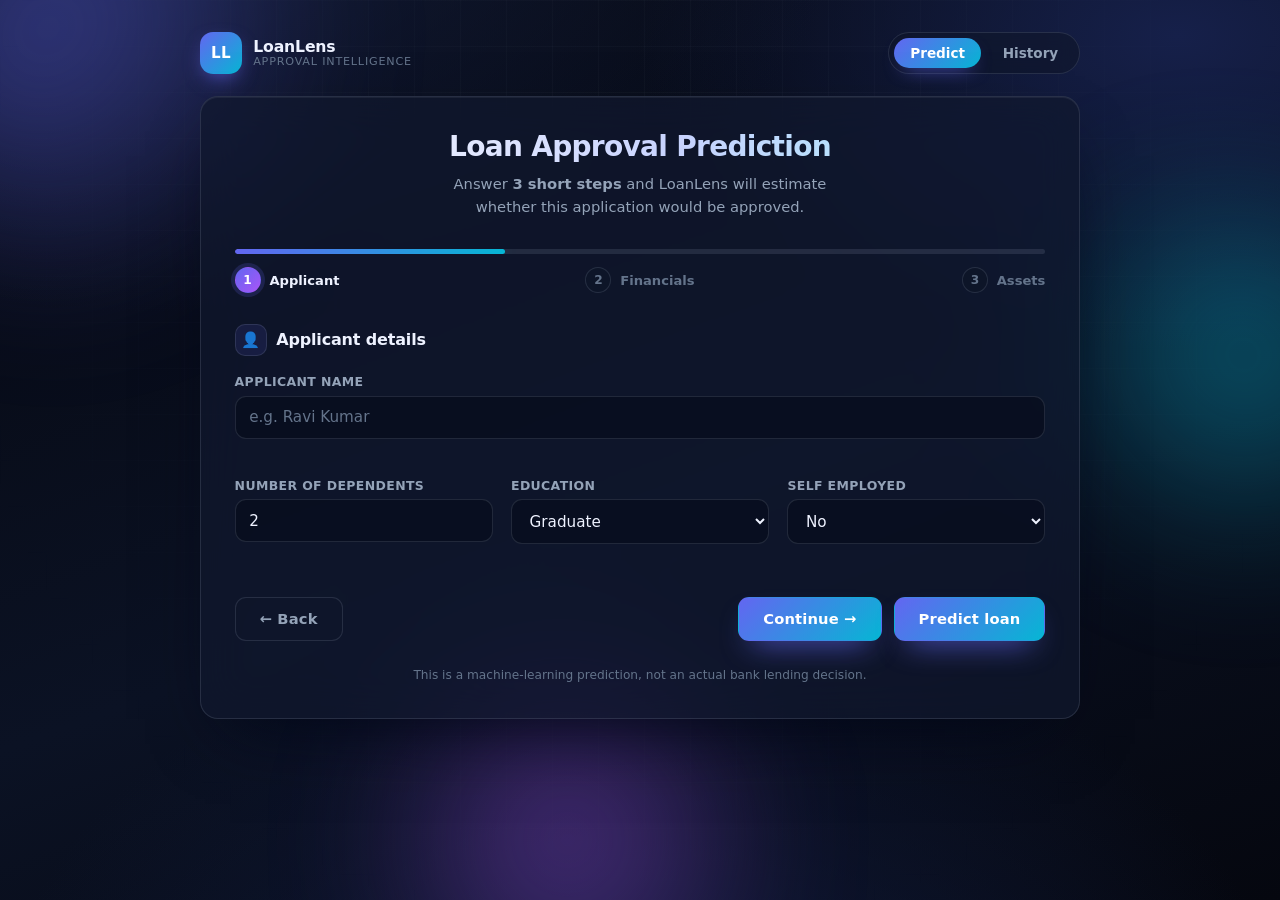
<file: static/index.html>
<!DOCTYPE html>
<html lang="en">
  <head>
    <meta charset="UTF-8" />
    <meta name="viewport" content="width=device-width, initial-scale=1.0" />
    <title>LoanLens &middot; Loan Approval Prediction</title>
    <link rel="stylesheet" href="/static/style.css" />
  </head>
  <body>
    <!-- Animated background -->
    <div class="bg" aria-hidden="true">
      <span class="orb orb--1"></span>
      <span class="orb orb--2"></span>
      <span class="orb orb--3"></span>
      <span class="grid-overlay"></span>
    </div>

    <div class="shell">
      <header class="topbar">
        <a class="brand" href="/">
          <span class="brand__mark">LL</span>
          <span class="brand__text">
            <strong>LoanLens</strong>
            <small>Approval Intelligence</small>
          </span>
        </a>
        <nav class="topbar__nav">
          <a class="navlink is-active" href="/">Predict</a>
          <a class="navlink" href="/history">History</a>
        </nav>
      </header>

      <main class="panel">
        <div class="panel__head">
          <h1>Loan Approval Prediction</h1>
          <p>
            Answer <strong>3 short steps</strong> and LoanLens will estimate
            whether this application would be approved.
          </p>
        </div>

        <!-- Progress -->
        <div class="progress">
          <div class="progress__track">
            <span class="progress__bar" id="progress-bar"></span>
          </div>
          <ol class="progress__steps">
            <li class="step is-active" data-step="1">
              <span class="step__dot">1</span>
              <span class="step__label">Applicant</span>
            </li>
            <li class="step" data-step="2">
              <span class="step__dot">2</span>
              <span class="step__label">Financials</span>
            </li>
            <li class="step" data-step="3">
              <span class="step__dot">3</span>
              <span class="step__label">Assets</span>
            </li>
          </ol>
        </div>

        <form id="loan-form" novalidate>
          <!-- Step 1 -->
          <section class="step-panel is-active" data-panel="1">
            <h2 class="step-panel__title">
              <span class="step-panel__icon">&#128100;</span> Applicant details
            </h2>
            <div class="grid">
              <label class="field field--wide">
                <span class="field__label">Applicant name</span>
                <input type="text" id="applicant_name" maxlength="100"
                       placeholder="e.g. Ravi Kumar" autocomplete="name" required />
                <small class="field__error"></small>
              </label>

              <label class="field">
                <span class="field__label">Number of dependents</span>
                <input type="number" id="No_of_dependents" min="0" max="10"
                       step="1" value="2" required />
                <small class="field__error"></small>
              </label>

              <label class="field">
                <span class="field__label">Education</span>
                <select id="Education" required>
                  <option value="Graduate">Graduate</option>
                  <option value="Not Graduate">Not Graduate</option>
                </select>
                <small class="field__error"></small>
              </label>

              <label class="field">
                <span class="field__label">Self employed</span>
                <select id="Self_employed" required>
                  <option value="No">No</option>
                  <option value="Yes">Yes</option>
                </select>
                <small class="field__error"></small>
              </label>
            </div>
          </section>

          <!-- Step 2 -->
          <section class="step-panel" data-panel="2">
            <h2 class="step-panel__title">
              <span class="step-panel__icon">&#128176;</span> Loan &amp; income
            </h2>
            <div class="grid">
              <label class="field">
                <span class="field__label">Annual income</span>
                <input type="number" id="Income_annum" min="0" step="1000"
                       value="5000000" required />
                <small class="field__error"></small>
              </label>

              <label class="field">
                <span class="field__label">Loan amount</span>
                <input type="number" id="Loan_amount" min="0" step="1000"
                       value="20000000" required />
                <small class="field__error"></small>
              </label>

              <label class="field">
                <span class="field__label">Loan term (years)</span>
                <input type="number" id="Loan_term" min="1" max="40" step="1"
                       value="10" required />
                <small class="field__error"></small>
              </label>

              <label class="field field--wide">
                <span class="field__label">
                  CIBIL score <em class="hint">300 &ndash; 900</em>
                </span>
                <input type="number" id="Cibil_score" min="300" max="900"
                       step="1" value="750" required />
                <input type="range" id="Cibil_score_range" class="range"
                       min="300" max="900" step="1" value="750"
                       aria-label="CIBIL score slider" />
                <small class="field__error"></small>
              </label>
            </div>
          </section>

          <!-- Step 3 -->
          <section class="step-panel" data-panel="3">
            <h2 class="step-panel__title">
              <span class="step-panel__icon">&#127968;</span> Asset values
            </h2>
            <div class="grid">
              <label class="field">
                <span class="field__label">Residential assets</span>
                <input type="number" id="Residential_assets_value" step="1000"
                       value="10000000" required />
                <small class="field__error"></small>
              </label>

              <label class="field">
                <span class="field__label">Commercial assets</span>
                <input type="number" id="Commercial_assets_value" min="0"
                       step="1000" value="5000000" required />
                <small class="field__error"></small>
              </label>

              <label class="field">
                <span class="field__label">Luxury assets</span>
                <input type="number" id="Luxury_assets_value" min="0"
                       step="1000" value="3000000" required />
                <small class="field__error"></small>
              </label>

              <label class="field">
                <span class="field__label">Bank assets</span>
                <input type="number" id="Bank_asset_value" min="0" step="1000"
                       value="5000000" required />
                <small class="field__error"></small>
              </label>
            </div>
          </section>

          <div class="actions">
            <button type="button" class="btn btn--ghost" id="back-btn" hidden>
              &larr; Back
            </button>
            <span class="actions__spacer"></span>
            <button type="button" class="btn btn--primary" id="next-btn">
              Continue &rarr;
            </button>
            <button type="submit" class="btn btn--primary" id="submit-btn" hidden>
              Predict loan
            </button>
          </div>
        </form>

        <section id="result" class="result hidden" aria-live="polite"></section>

        <p class="disclaimer">
          This is a machine-learning prediction, not an actual bank lending decision.
        </p>
      </main>
    </div>

    <script src="/static/config.js"></script>
    <script src="/static/script.js"></script>
  </body>
</html>
</file>
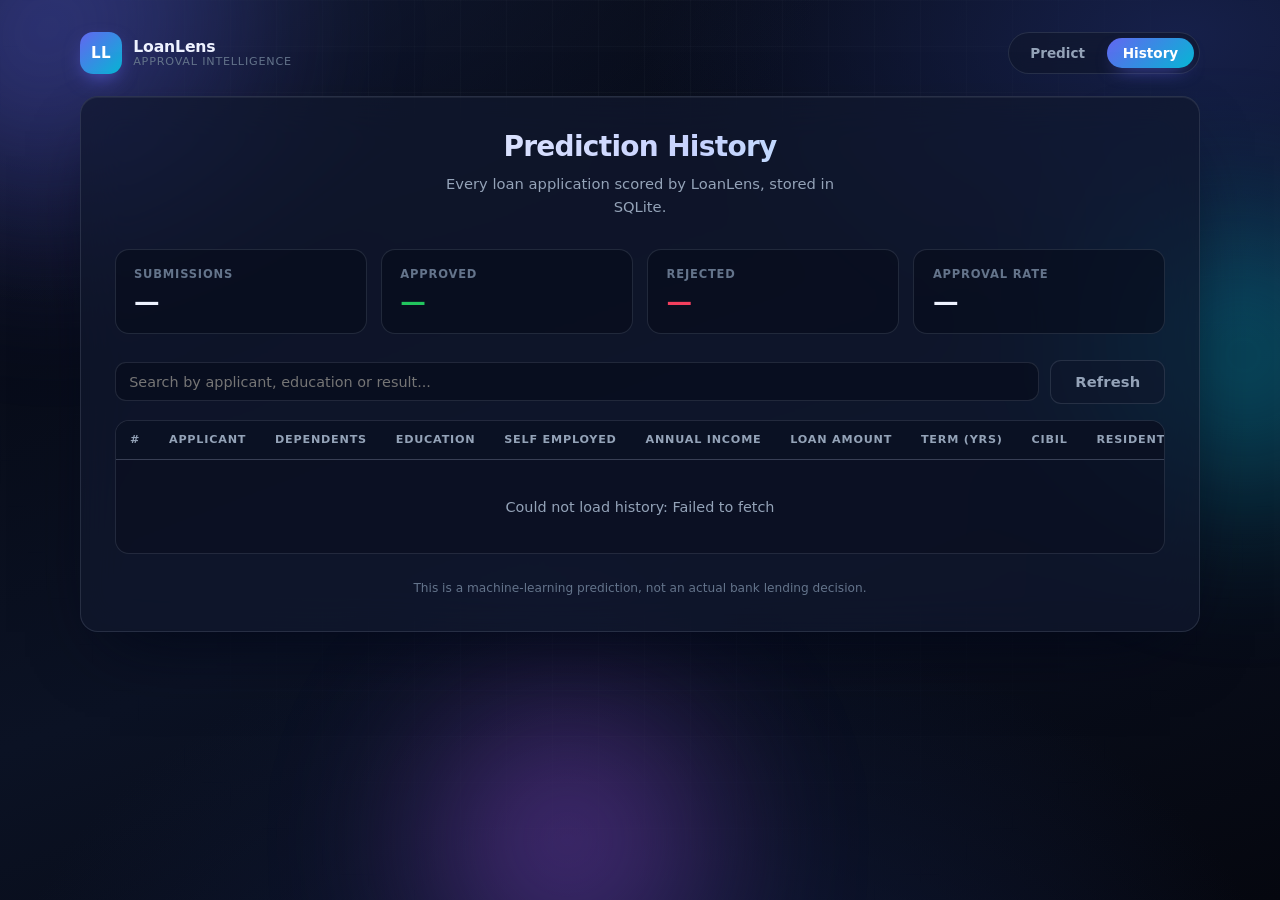
<file: static/history.html>
<!DOCTYPE html>
<html lang="en">
  <head>
    <meta charset="UTF-8" />
    <meta name="viewport" content="width=device-width, initial-scale=1.0" />
    <title>Prediction History &middot; LoanLens</title>
    <link rel="stylesheet" href="/static/style.css" />
  </head>
  <body>
    <div class="bg" aria-hidden="true">
      <span class="orb orb--1"></span>
      <span class="orb orb--2"></span>
      <span class="orb orb--3"></span>
      <span class="grid-overlay"></span>
    </div>

    <div class="shell shell--wide">
      <header class="topbar">
        <a class="brand" href="/">
          <span class="brand__mark">LL</span>
          <span class="brand__text">
            <strong>LoanLens</strong>
            <small>Approval Intelligence</small>
          </span>
        </a>
        <nav class="topbar__nav">
          <a class="navlink" href="/">Predict</a>
          <a class="navlink is-active" href="/history">History</a>
        </nav>
      </header>

      <main class="panel">
        <div class="panel__head">
          <h1>Prediction History</h1>
          <p>Every loan application scored by LoanLens, stored in SQLite.</p>
        </div>

        <div class="stats">
          <div class="stat">
            <div class="stat__label">Submissions</div>
            <div class="stat__value" id="stat-total">&mdash;</div>
          </div>
          <div class="stat stat--ok">
            <div class="stat__label">Approved</div>
            <div class="stat__value" id="stat-approved">&mdash;</div>
          </div>
          <div class="stat stat--bad">
            <div class="stat__label">Rejected</div>
            <div class="stat__value" id="stat-rejected">&mdash;</div>
          </div>
          <div class="stat">
            <div class="stat__label">Approval rate</div>
            <div class="stat__value" id="stat-rate">&mdash;</div>
          </div>
        </div>

        <div class="toolbar">
          <input
            type="search"
            id="search"
            placeholder="Search by applicant, education or result..."
            aria-label="Search submissions"
          />
          <button class="btn btn--ghost" id="refresh-btn" type="button">
            Refresh
          </button>
        </div>

        <div class="table-wrap">
          <table id="history-table">
            <caption class="sr-only">Stored loan approval predictions</caption>
            <thead>
              <tr></tr>
            </thead>
            <tbody></tbody>
          </table>
          <p class="table-state" id="table-state">Loading submissions...</p>
        </div>

        <p class="disclaimer">
          This is a machine-learning prediction, not an actual bank lending decision.
        </p>
      </main>
    </div>

    <script src="/static/config.js"></script>
    <script src="/static/history.js"></script>
  </body>
</html>
</file>
<file: static/style.css>
/* ==========================================================================
   Loan Approval Prediction - premium UI (Phase A)
   ========================================================================== */

*,
*::before,
*::after {
  box-sizing: border-box;
  margin: 0;
  padding: 0;
}

:root {
  --bg-0: #05070f;
  --bg-1: #0b1224;
  --bg-2: #131c38;

  --panel: rgba(17, 24, 45, 0.72);
  --panel-border: rgba(148, 163, 184, 0.18);

  --text: #eef2ff;
  --muted: #94a3b8;
  --faint: #64748b;

  --accent: #6366f1;
  --accent-2: #06b6d4;
  --accent-3: #a855f7;

  --ok: #22c55e;
  --ok-soft: rgba(34, 197, 94, 0.14);
  --bad: #f43f5e;
  --bad-soft: rgba(244, 63, 94, 0.14);

  --radius: 18px;
  --radius-sm: 11px;
  --speed: 0.35s;
}

html,
body {
  min-height: 100%;
}

body {
  position: relative;
  font-family: "Segoe UI", system-ui, -apple-system, "Inter", sans-serif;
  color: var(--text);
  background: var(--bg-0);
  display: flex;
  justify-content: center;
  padding: 2rem 1.1rem 3.5rem;
  overflow-x: hidden;
}

/* ---------- Animated background ---------- */
.bg {
  position: fixed;
  inset: 0;
  z-index: -1;
  overflow: hidden;
  background:
    radial-gradient(1100px 620px at 12% -8%, var(--bg-2), transparent 62%),
    radial-gradient(900px 520px at 92% 4%, #16204a, transparent 60%),
    radial-gradient(1000px 700px at 50% 118%, #101a3a, transparent 65%),
    linear-gradient(160deg, var(--bg-0), var(--bg-1) 55%, var(--bg-0));
  animation: hueShift 22s ease-in-out infinite alternate;
}

@keyframes hueShift {
  from { filter: hue-rotate(0deg) saturate(1); }
  to   { filter: hue-rotate(28deg) saturate(1.15); }
}

.orb {
  position: absolute;
  display: block;
  border-radius: 50%;
  filter: blur(72px);
  opacity: 0.5;
  will-change: transform;
}

.orb--1 {
  width: 460px;
  height: 460px;
  top: -130px;
  left: -110px;
  background: radial-gradient(circle at 30% 30%, var(--accent), transparent 68%);
  animation: float1 19s ease-in-out infinite;
}

.orb--2 {
  width: 380px;
  height: 380px;
  top: 22%;
  right: -120px;
  background: radial-gradient(circle at 60% 40%, var(--accent-2), transparent 68%);
  animation: float2 24s ease-in-out infinite;
}

.orb--3 {
  width: 420px;
  height: 420px;
  bottom: -150px;
  left: 28%;
  background: radial-gradient(circle at 50% 50%, var(--accent-3), transparent 68%);
  animation: float3 27s ease-in-out infinite;
}

@keyframes float1 {
  0%, 100% { transform: translate3d(0, 0, 0) scale(1); }
  50%      { transform: translate3d(90px, 70px, 0) scale(1.12); }
}

@keyframes float2 {
  0%, 100% { transform: translate3d(0, 0, 0) scale(1); }
  50%      { transform: translate3d(-110px, 60px, 0) scale(1.08); }
}

@keyframes float3 {
  0%, 100% { transform: translate3d(0, 0, 0) scale(1); }
  50%      { transform: translate3d(70px, -80px, 0) scale(1.15); }
}

.grid-overlay {
  position: absolute;
  inset: 0;
  background-image:
    linear-gradient(rgba(148, 163, 184, 0.055) 1px, transparent 1px),
    linear-gradient(90deg, rgba(148, 163, 184, 0.055) 1px, transparent 1px);
  background-size: 46px 46px;
  -webkit-mask-image: radial-gradient(circle at 50% 30%, #000 0%, transparent 78%);
  mask-image: radial-gradient(circle at 50% 30%, #000 0%, transparent 78%);
}

/* ---------- Layout shell ---------- */
.shell {
  width: 100%;
  max-width: 880px;
}

/* ---------- Top bar ---------- */
.topbar {
  display: flex;
  align-items: center;
  justify-content: space-between;
  gap: 1rem;
  margin-bottom: 1.35rem;
}

.brand {
  display: inline-flex;
  align-items: center;
  gap: 0.7rem;
  color: var(--text);
  text-decoration: none;
}

.brand__mark {
  display: grid;
  place-items: center;
  width: 42px;
  height: 42px;
  border-radius: 13px;
  font-size: 0.95rem;
  font-weight: 800;
  letter-spacing: 0.02em;
  color: #fff;
  background: linear-gradient(135deg, var(--accent), var(--accent-2));
  box-shadow: 0 8px 22px -8px var(--accent);
}

.brand__text {
  display: flex;
  flex-direction: column;
  line-height: 1.15;
}

.brand__text strong {
  font-size: 0.98rem;
  letter-spacing: -0.01em;
}

.brand__text small {
  font-size: 0.7rem;
  color: var(--faint);
  letter-spacing: 0.07em;
  text-transform: uppercase;
}

.topbar__nav {
  display: flex;
  gap: 0.35rem;
  padding: 0.3rem;
  border: 1px solid var(--panel-border);
  border-radius: 999px;
  background: rgba(15, 23, 42, 0.6);
  backdrop-filter: blur(10px);
}

.navlink {
  padding: 0.42rem 1rem;
  border-radius: 999px;
  font-size: 0.85rem;
  font-weight: 600;
  color: var(--muted);
  text-decoration: none;
  transition: color var(--speed), background var(--speed);
}

.navlink:hover {
  color: var(--text);
  background: rgba(148, 163, 184, 0.12);
}

.navlink.is-active {
  color: #fff;
  background: linear-gradient(135deg, var(--accent), var(--accent-2));
  box-shadow: 0 8px 20px -10px var(--accent);
}

/* ---------- Panel ---------- */
.panel {
  position: relative;
  padding: 2.1rem;
  border: 1px solid var(--panel-border);
  border-radius: var(--radius);
  background: var(--panel);
  backdrop-filter: blur(22px) saturate(1.25);
  box-shadow:
    0 30px 70px -30px rgba(2, 6, 23, 0.95),
    inset 0 1px 0 rgba(255, 255, 255, 0.06);
}

.panel__head {
  margin-bottom: 1.9rem;
  text-align: center;
}

.panel__head h1 {
  font-size: 1.75rem;
  letter-spacing: -0.025em;
  background: linear-gradient(100deg, #fff, #c7d2fe 55%, #a5f3fc);
  -webkit-background-clip: text;
  background-clip: text;
  color: transparent;
}

.panel__head p {
  max-width: 46ch;
  margin: 0.6rem auto 0;
  font-size: 0.92rem;
  line-height: 1.55;
  color: var(--muted);
}

/* ---------- Progress ---------- */
.progress {
  margin-bottom: 1.9rem;
}

.progress__track {
  height: 5px;
  border-radius: 999px;
  background: rgba(148, 163, 184, 0.16);
  overflow: hidden;
}

.progress__bar {
  display: block;
  width: 33.333%;
  height: 100%;
  border-radius: inherit;
  background: linear-gradient(90deg, var(--accent), var(--accent-2));
  box-shadow: 0 0 16px -2px var(--accent-2);
  transition: width 0.5s cubic-bezier(0.22, 1, 0.36, 1);
}

.progress__steps {
  display: grid;
  grid-template-columns: repeat(3, 1fr);
  margin-top: 0.85rem;
  list-style: none;
}

.step {
  display: flex;
  align-items: center;
  gap: 0.55rem;
  font-size: 0.82rem;
  font-weight: 600;
  color: var(--faint);
  transition: color var(--speed);
}

.step:nth-child(2) { justify-content: center; }
.step:nth-child(3) { justify-content: flex-end; }

.step__dot {
  display: grid;
  place-items: center;
  width: 26px;
  height: 26px;
  border: 1px solid var(--panel-border);
  border-radius: 50%;
  font-size: 0.76rem;
  background: rgba(15, 23, 42, 0.85);
  transition: all var(--speed);
}

.step.is-done {
  color: var(--muted);
}

.step.is-done .step__dot {
  color: #04121f;
  border-color: transparent;
  background: linear-gradient(135deg, var(--accent-2), var(--accent));
}

.step.is-active {
  color: var(--text);
}

.step.is-active .step__dot {
  color: #fff;
  border-color: transparent;
  background: linear-gradient(135deg, var(--accent), var(--accent-3));
  box-shadow: 0 0 0 4px rgba(99, 102, 241, 0.18);
}


/* ---------- Step panels ---------- */
.step-panel {
  display: none;
  animation: panelIn 0.45s cubic-bezier(0.22, 1, 0.36, 1);
}

.step-panel.is-active {
  display: block;
}

@keyframes panelIn {
  from {
    opacity: 0;
    transform: translateY(12px) scale(0.99);
  }
  to {
    opacity: 1;
    transform: translateY(0) scale(1);
  }
}

.step-panel__title {
  display: flex;
  align-items: center;
  gap: 0.6rem;
  margin-bottom: 1.15rem;
  font-size: 1rem;
  font-weight: 700;
  letter-spacing: -0.01em;
}

.step-panel__icon {
  display: grid;
  place-items: center;
  width: 32px;
  height: 32px;
  border: 1px solid var(--panel-border);
  border-radius: 10px;
  font-size: 0.95rem;
  background: rgba(99, 102, 241, 0.12);
}

/* ---------- Form grid ---------- */
.grid {
  display: grid;
  grid-template-columns: repeat(auto-fit, minmax(220px, 1fr));
  gap: 1.05rem 1.15rem;
}

.field {
  display: flex;
  flex-direction: column;
  gap: 0.42rem;
}

.field--wide {
  grid-column: 1 / -1;
}

.field__label {
  display: flex;
  align-items: center;
  gap: 0.4rem;
  font-size: 0.78rem;
  font-weight: 700;
  letter-spacing: 0.03em;
  text-transform: uppercase;
  color: var(--muted);
}

.hint {
  font-size: 0.68rem;
  font-style: normal;
  font-weight: 600;
  letter-spacing: 0.04em;
  color: var(--faint);
}

.field input,
.field select {
  width: 100%;
  padding: 0.72rem 0.85rem;
  font-family: inherit;
  font-size: 0.95rem;
  font-weight: 500;
  color: var(--text);
  border: 1px solid var(--panel-border);
  border-radius: var(--radius-sm);
  background: rgba(8, 13, 28, 0.72);
  outline: none;
  transition: border-color var(--speed), box-shadow var(--speed), background var(--speed);
}

.field input::placeholder {
  color: var(--faint);
}

.field input:hover,
.field select:hover {
  border-color: rgba(148, 163, 184, 0.34);
}

.field input:focus,
.field select:focus {
  border-color: var(--accent);
  background: rgba(8, 13, 28, 0.95);
  box-shadow: 0 0 0 4px rgba(99, 102, 241, 0.16);
}

.field select option {
  color: #0b1224;
}

/* Invalid state */
.field--invalid input,
.field--invalid select {
  border-color: var(--bad);
  box-shadow: 0 0 0 4px rgba(244, 63, 94, 0.14);
}

.field__error {
  min-height: 0.95rem;
  font-size: 0.74rem;
  font-weight: 600;
  color: var(--bad);
}

/* ---------- Range slider (CIBIL) ---------- */
.range {
  width: 100%;
  height: 5px;
  margin-top: 0.35rem;
  border-radius: 999px;
  appearance: none;
  -webkit-appearance: none;
  background: linear-gradient(90deg, var(--accent), var(--accent-2));
  outline: none;
  cursor: pointer;
}

.range::-webkit-slider-thumb {
  width: 17px;
  height: 17px;
  border: 2px solid #fff;
  border-radius: 50%;
  appearance: none;
  -webkit-appearance: none;
  background: var(--accent-2);
  box-shadow: 0 3px 12px -2px var(--accent-2);
  transition: transform 0.15s ease;
}

.range::-webkit-slider-thumb:hover {
  transform: scale(1.15);
}

.range::-moz-range-thumb {
  width: 15px;
  height: 15px;
  border: 2px solid #fff;
  border-radius: 50%;
  background: var(--accent-2);
}


/* ---------- Actions / buttons ---------- */
.actions {
  display: flex;
  align-items: center;
  gap: 0.75rem;
  margin-top: 1.9rem;
}

.actions__spacer {
  flex: 1;
}

.btn {
  display: inline-flex;
  align-items: center;
  justify-content: center;
  gap: 0.45rem;
  padding: 0.78rem 1.5rem;
  font-family: inherit;
  font-size: 0.92rem;
  font-weight: 700;
  letter-spacing: 0.01em;
  border: 1px solid transparent;
  border-radius: var(--radius-sm);
  cursor: pointer;
  transition: transform 0.14s ease, box-shadow var(--speed),
    background var(--speed), color var(--speed);
}

.btn--primary {
  color: #fff;
  background: linear-gradient(135deg, var(--accent), var(--accent-2));
  box-shadow: 0 14px 30px -14px var(--accent);
}

.btn--primary:hover:not(:disabled) {
  transform: translateY(-2px);
  box-shadow: 0 20px 38px -14px var(--accent);
}

.btn--ghost {
  color: var(--muted);
  border-color: var(--panel-border);
  background: rgba(15, 23, 42, 0.55);
}

.btn--ghost:hover {
  color: var(--text);
  border-color: rgba(148, 163, 184, 0.4);
}

.btn:active:not(:disabled) {
  transform: translateY(0);
}

.btn:disabled {
  cursor: progress;
  opacity: 0.72;
  box-shadow: none;
}

/* ---------- Result ---------- */
.result {
  margin-top: 1.75rem;
  padding: 1.5rem;
  border: 1px solid transparent;
  border-radius: 15px;
  text-align: center;
  animation: resultIn 0.55s cubic-bezier(0.22, 1, 0.36, 1);
}

@keyframes resultIn {
  0%   { opacity: 0; transform: translateY(16px) scale(0.96); }
  60%  { transform: translateY(-3px) scale(1.01); }
  100% { opacity: 1; transform: translateY(0) scale(1); }
}

.result__badge {
  display: inline-grid;
  place-items: center;
  width: 54px;
  height: 54px;
  margin-bottom: 0.75rem;
  border-radius: 50%;
  font-size: 1.5rem;
  color: #fff;
}

.result h2 {
  font-size: 1.55rem;
  letter-spacing: -0.02em;
}

.result p {
  margin-top: 0.4rem;
  font-size: 0.9rem;
  color: var(--muted);
}

.result__meter {
  max-width: 320px;
  height: 8px;
  margin: 1.1rem auto 0.55rem;
  border-radius: 999px;
  background: rgba(148, 163, 184, 0.18);
  overflow: hidden;
}

.result__meter span {
  display: block;
  height: 100%;
  border-radius: inherit;
  animation: grow 0.9s cubic-bezier(0.22, 1, 0.36, 1);
}

@keyframes grow {
  from { width: 0 !important; }
}

.result__actions {
  margin-top: 1.1rem;
  font-size: 0.85rem;
}

.result__actions a {
  color: var(--accent-2);
  font-weight: 600;
  text-decoration: none;
}

.result__actions a:hover {
  text-decoration: underline;
}

.result--approved {
  border-color: rgba(34, 197, 94, 0.4);
  background: var(--ok-soft);
  box-shadow: 0 0 45px -22px var(--ok);
}

.result--approved .result__badge,
.result--approved .result__meter span {
  background: linear-gradient(135deg, #22c55e, #4ade80);
}

.result--approved h2 {
  color: var(--ok);
}

.result--rejected {
  border-color: rgba(244, 63, 94, 0.4);
  background: var(--bad-soft);
  box-shadow: 0 0 45px -22px var(--bad);
}

.result--rejected .result__badge,
.result--rejected .result__meter span {
  background: linear-gradient(135deg, #f43f5e, #fb7185);
}

.result--rejected h2 {
  color: var(--bad);
}

.result--error {
  border-color: rgba(245, 158, 11, 0.45);
  background: rgba(245, 158, 11, 0.12);
}

.result--error .result__badge {
  background: linear-gradient(135deg, #f59e0b, #fbbf24);
}

.result--error h2 {
  color: #fbbf24;
}

.hidden {
  display: none;
}

.disclaimer {
  margin-top: 1.6rem;
  text-align: center;
  font-size: 0.76rem;
  line-height: 1.5;
  color: var(--faint);
}


/* ---------- History dashboard (Phase C) ---------- */
.stats {
  display: grid;
  grid-template-columns: repeat(auto-fit, minmax(150px, 1fr));
  gap: 0.9rem;
  margin-bottom: 1.6rem;
}

.stat {
  padding: 1.05rem 1.15rem;
  border: 1px solid var(--panel-border);
  border-radius: 14px;
  background: rgba(8, 13, 28, 0.6);
}

.stat__label {
  font-size: 0.72rem;
  font-weight: 700;
  letter-spacing: 0.07em;
  text-transform: uppercase;
  color: var(--faint);
}

.stat__value {
  margin-top: 0.35rem;
  font-size: 1.6rem;
  font-weight: 800;
  letter-spacing: -0.02em;
}

.stat--ok .stat__value { color: var(--ok); }
.stat--bad .stat__value { color: var(--bad); }

.toolbar {
  display: flex;
  flex-wrap: wrap;
  align-items: center;
  gap: 0.7rem;
  margin-bottom: 1rem;
}

.toolbar input[type="search"] {
  flex: 1;
  min-width: 190px;
  padding: 0.66rem 0.85rem;
  font-family: inherit;
  font-size: 0.9rem;
  color: var(--text);
  border: 1px solid var(--panel-border);
  border-radius: var(--radius-sm);
  background: rgba(8, 13, 28, 0.72);
  outline: none;
}

.toolbar input[type="search"]:focus {
  border-color: var(--accent);
  box-shadow: 0 0 0 4px rgba(99, 102, 241, 0.16);
}

.table-wrap {
  border: 1px solid var(--panel-border);
  border-radius: 14px;
  background: rgba(8, 13, 28, 0.5);
  overflow-x: auto;
}

table {
  width: 100%;
  border-collapse: collapse;
  font-size: 0.85rem;
  white-space: nowrap;
}

thead th {
  position: sticky;
  top: 0;
  z-index: 1;
  padding: 0.8rem 0.9rem;
  text-align: left;
  font-size: 0.7rem;
  font-weight: 800;
  letter-spacing: 0.07em;
  text-transform: uppercase;
  color: var(--muted);
  border-bottom: 1px solid var(--panel-border);
  background: rgba(11, 18, 36, 0.97);
  cursor: pointer;
  user-select: none;
}

thead th:hover {
  color: var(--text);
}

thead th[data-dir="asc"]::after { content: " \2191"; }
thead th[data-dir="desc"]::after { content: " \2193"; }

tbody td {
  padding: 0.75rem 0.9rem;
  border-bottom: 1px solid rgba(148, 163, 184, 0.09);
  color: var(--text);
}

tbody tr:last-child td {
  border-bottom: none;
}

tbody tr:hover td {
  background: rgba(99, 102, 241, 0.07);
}

.tag {
  display: inline-block;
  padding: 0.26rem 0.7rem;
  border-radius: 999px;
  font-size: 0.74rem;
  font-weight: 700;
}

.tag--approved {
  color: #4ade80;
  background: rgba(34, 197, 94, 0.16);
}

.tag--rejected {
  color: #fb7185;
  background: rgba(244, 63, 94, 0.16);
}

.table-state {
  padding: 2.4rem 1rem;
  text-align: center;
  font-size: 0.9rem;
  color: var(--muted);
}


/* ---------- Responsive ---------- */
@media (max-width: 620px) {
  body {
    padding: 1.25rem 0.9rem 2.5rem;
  }

  .panel {
    padding: 1.5rem 1.25rem;
  }

  .panel__head h1 {
    font-size: 1.4rem;
  }

  .step__label {
    display: none;
  }

  .brand__text small {
    display: none;
  }

  .grid {
    grid-template-columns: 1fr;
  }

  .actions {
    flex-wrap: wrap;
  }

  .btn {
    flex: 1;
  }

  .actions__spacer {
    display: none;
  }

  .stat__value {
    font-size: 1.35rem;
  }
}

/* ---------- Reduced motion ---------- */
@media (prefers-reduced-motion: reduce) {
  *,
  *::before,
  *::after {
    animation-duration: 0.001ms !important;
    animation-iteration-count: 1 !important;
    transition-duration: 0.001ms !important;
  }
}


/* ---------- Layout variants ---------- */
.shell--wide {
  max-width: 1120px;
}

/* Visually hidden but still available to screen readers */
.sr-only {
  position: absolute;
  width: 1px;
  height: 1px;
  padding: 0;
  margin: -1px;
  overflow: hidden;
  clip: rect(0, 0, 0, 0);
  white-space: nowrap;
  border: 0;
}
</file>
